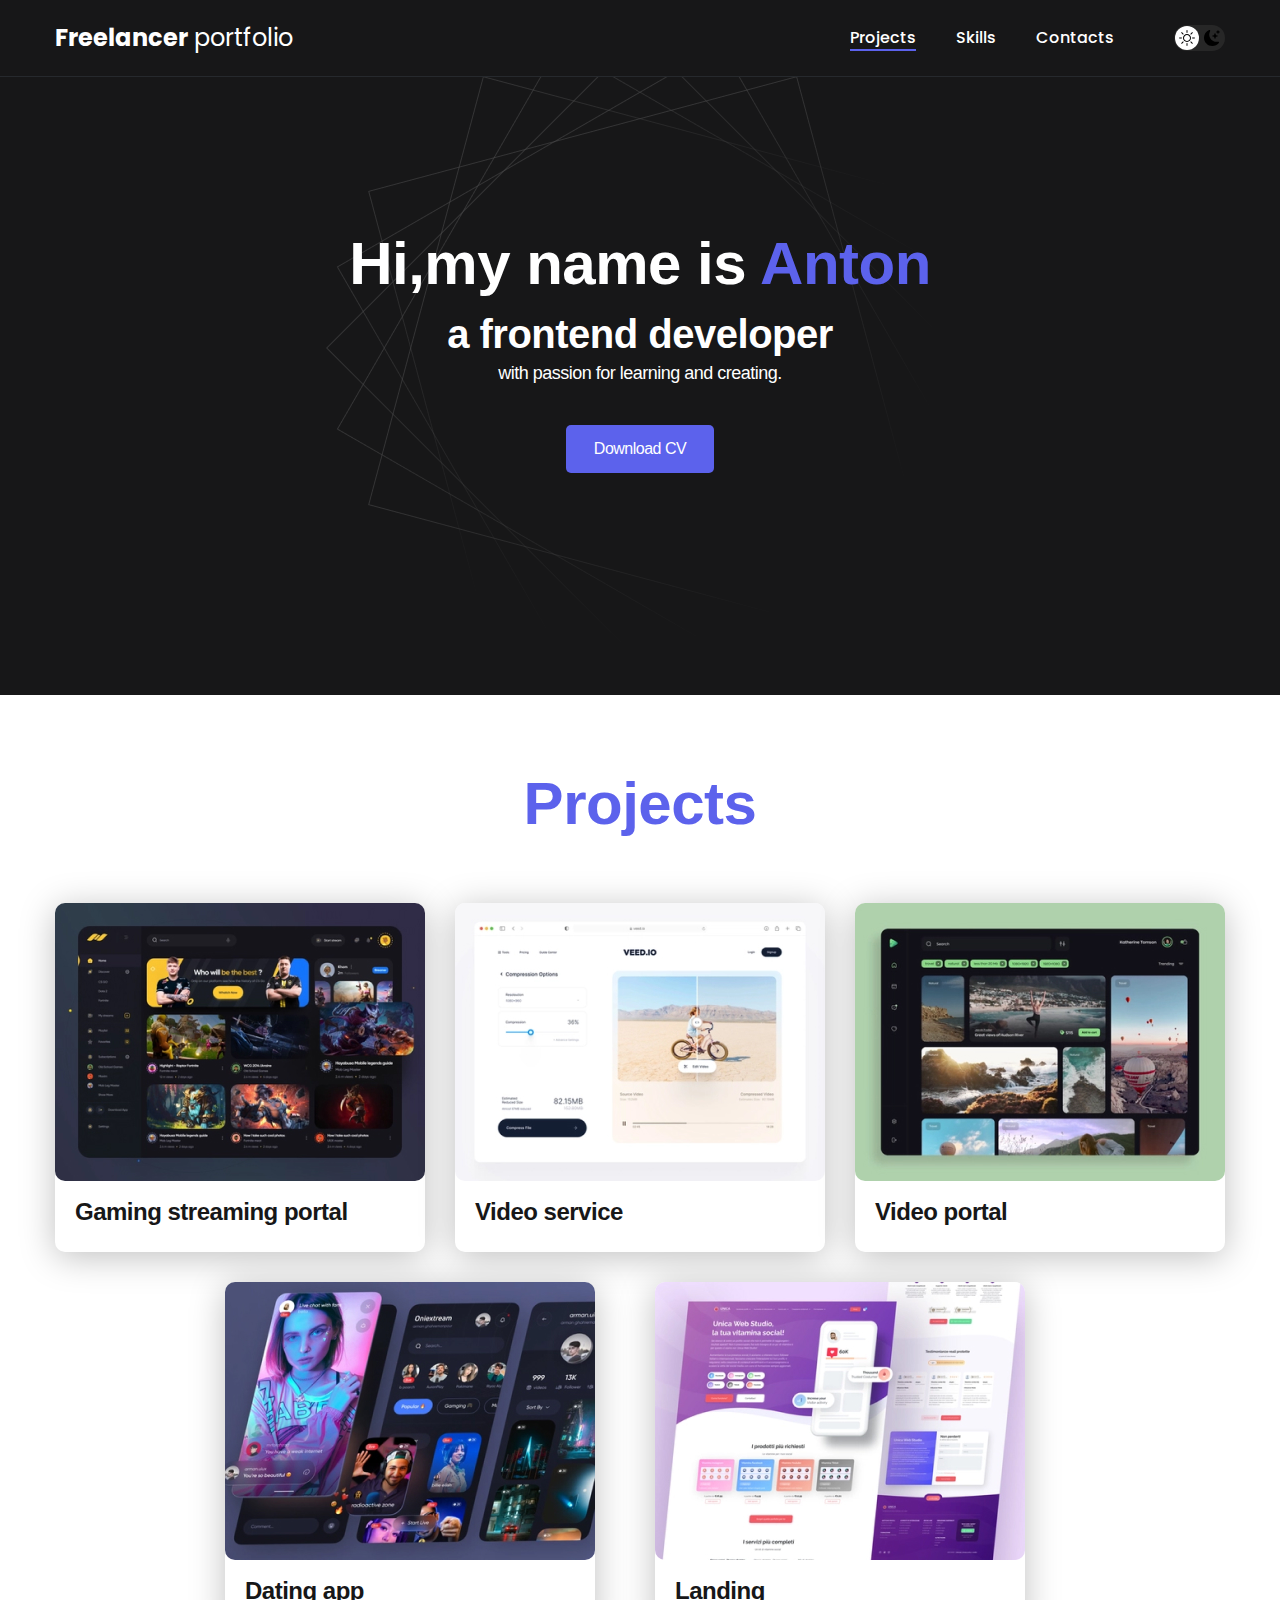
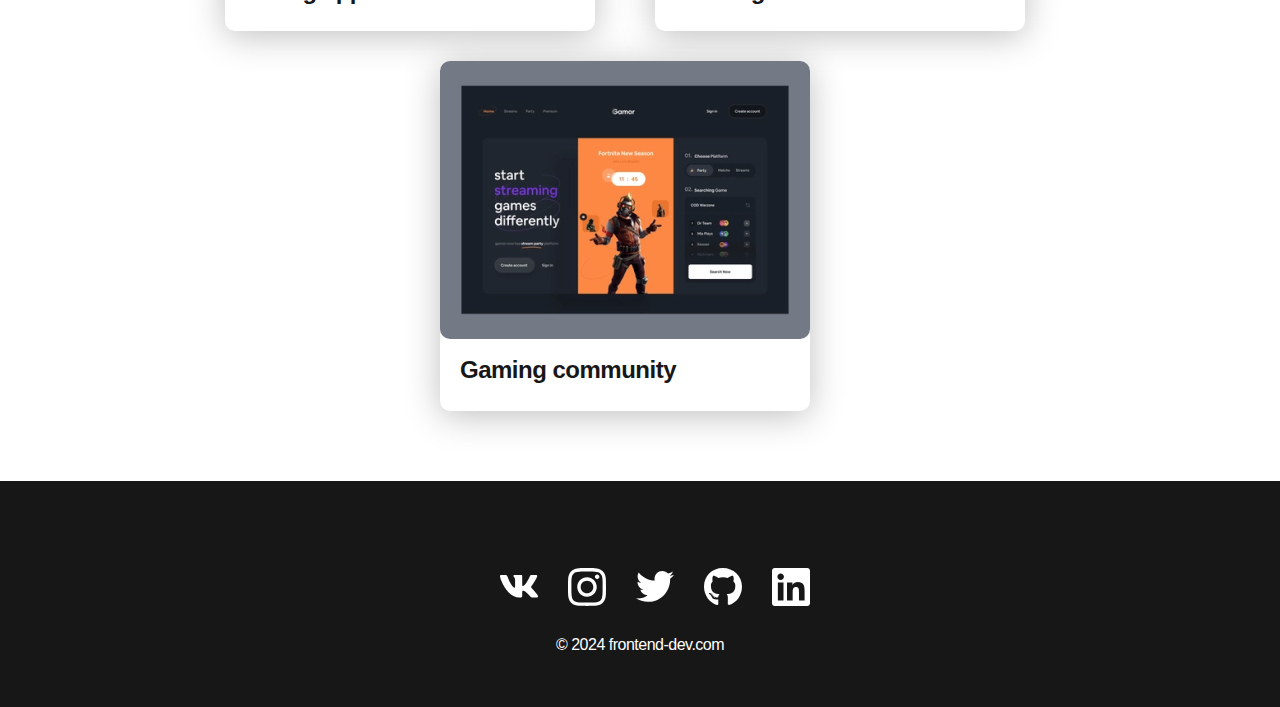
<file: index.html>
<!DOCTYPE html>
<html lang="en">

<head>
    <meta charset="UTF-8">
    <meta name="viewport" content="width=device-width, initial-scale=1.0">
    <title>Portfolio</title>
    <link rel="stylesheet" href="./style.css">
    <link rel="" href="./reset.css">
</head>

<body>
    <nav class="nav">
        <div class="container">
            <div class="nav-row">
                <a href="./index.html" class="logo">
                    <strong>Freelancer</strong> portfolio
                </a>
                <button class="dark-mode-btn ">
                    <img src="./image/icons/Sun.svg" alt="Light mode" class="dark-mode-btn__icon">
                    <img src="./image/icons/moon_sun.svg" alt="Dark mode" class="dark-mode-btn__icon">

                </button>
                <ul class="nav-list">
                    <li class="nav-list__item">
                        <a href="./index.html" class="nav-list__link nav-list__link--active">Projects</a>

                    </li>
                    <li class="nav-list__item">
                        <a href="./skills.html" class="nav-list__link">Skills</a>
                    </li>
                    <li class="nav-list__item">
                        <a href="./contacts.html" class="nav-list__link">Contacts</a>
                    </li>

                </ul>
            </div>
        </div>
    </nav>



    <header class="header ">
        <div class="header__wrapper">
            <h1 class="header__title">
                <strong> Hi,my name is <em>Anton</em></strong><br> a frontend developer
            </h1>
            <div class="header__text">
                <p>with passion for learning and creating.</p>
            </div>
            <a href="#!" class="btn">Download CV</a>
        </div>
    </header>

    <main class="section">
        <div class="container">
            <h2 class="title-1">
                Projects
            </h2>
            <ul class="projects">
                <li class="project">
                    <a href="#!">
                        <img src="./image/projects/01.jpg" alt="project img" class="project__img">
                        <h3 class="project__title">Gaming streaming portal</h3>
                    </a>
                </li>
                <li class="project">
                    <a href="./project-page.html">

                        <img src="./image/projects/02.jpg" alt="project img" class="project__img">
                        <h3 class="project__title">Video service</h3>
                    </a>
                </li>
                <li class="project">
                    <a href="#!">

                        <img src="./image/projects/03.jpg" alt="project img" class="project__img">
                        <h3 class="project__title">Video portal</h3>
                    </a>
                </li>
                <li class="project">
                    <a href="#!">

                        <img src="./image/projects/04.jpg" alt="project img" class="project__img">
                        <h3 class="project__title">Dating app</h3>
                </li>
                <li class="project">
                    <a href="#!">

                        <img src="./image/projects/05.jpg" alt="project img" class="project__img">
                        <h3 class="project__title">Landing</h3>
                </li>
                <li class="project">
                    <a href="#!">

                        <img src="./image/projects/06.jpg" alt="project img" class="project__img">
                        <h3 class="project__title">Gaming community</h3>
                </li>
            </ul>
        </div>
    </main>

    <footer class="footer">
        <div class="container">
            <div class="footer__wrapper">
                <ul class="social">
                    <li class="social__item">
                        <a href="#!"><img src="./image/icons/Vector-1.svg" alt="link"></a>
                    </li>
                    <li class="social__item">
                        <a href="#!"><img src="./image/icons/Vector.svg" alt="link"></a>
                    </li>
                    <li class="social__item">
                        <a href="#!"><img src="./image/icons/Vector-2.svg" alt="link"></a>
                    </li>
                    <li class="social__item">
                        <a href="#!"><img src="./image/icons/Vector-3.svg" alt="link"></a>
                    </li>
                    <li class="social__item">
                        <a href="#!"><img src="./image/icons/Vector-4.svg" alt="link"></a>
                    </li>
                </ul>
                <div class="copyright">
                    <p>© 2024 frontend-dev.com</p>
                </div>
            </div>
        </div>
    </footer>


    <script src="./js.js"></script>
</body>

</html>
</file>
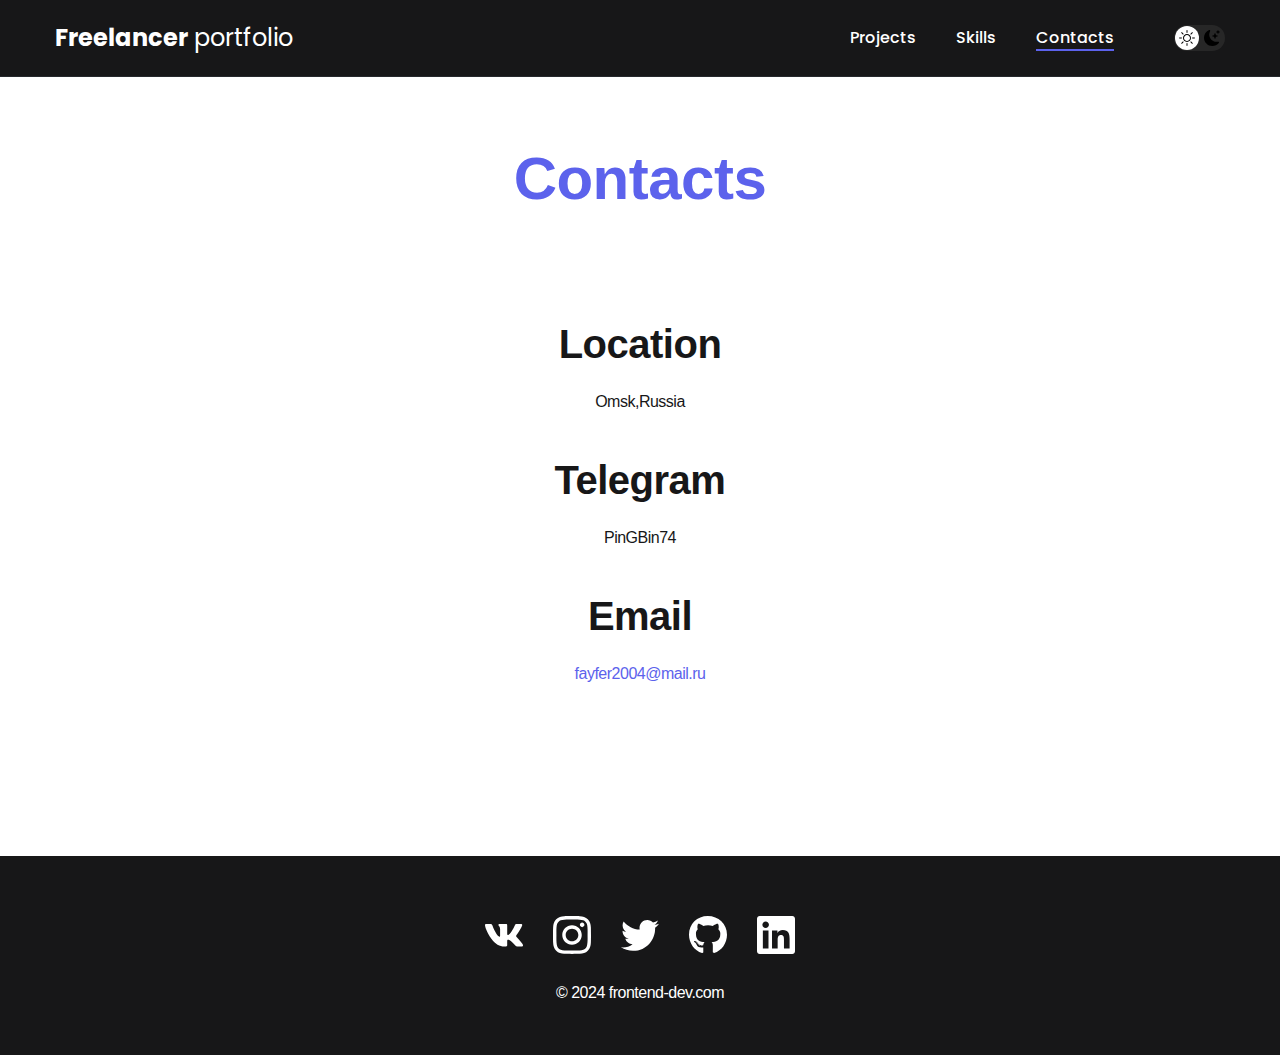
<file: contacts.html>
<!DOCTYPE html>
<html lang="en">

<head>
    <meta charset="UTF-8">
    <meta name="viewport" content="width=device-width, initial-scale=1.0">
    <title>Portfolio</title>
    <link rel="stylesheet" href="./style.css">
    <link rel="" href="./reset.css">
</head>

<body>
    <nav class="nav">
        <div class="container">
            <div class="nav-row">
                <a href="./index.html" class="logo">
                    <strong>Freelancer</strong> portfolio
                </a>
                <button class="dark-mode-btn ">
                    <img src="./image/icons/Sun.svg" alt="Light mode" class="dark-mode-btn__icon">
                    <img src="./image/icons/moon_sun.svg" alt="Dark mode" class="dark-mode-btn__icon">

                </button>
                <ul class="nav-list">
                    <li class="nav-list__item">
                        <a href="./index.html" class="nav-list__link ">Projects</a>

                    </li>
                    <li class="nav-list__item">
                        <a href="./skills.html" class="nav-list__link">Skills</a>
                    </li>
                    <li class="nav-list__item">
                        <a href="./contacts.html" class="nav-list__link nav-list__link--active">Contacts</a>
                    </li>

                </ul>
            </div>
        </div>
    </nav>

    <main class="section">
        <div class="container">
            <h1 class="title-1">
                Contacts
            </h1>
            <ul class="contact-list">
                <li class="contact-list__item">
                    <h2 class="title-2"> Location</h2>
                    <p>Omsk,Russia</p>
                </li>
                <li class="contact-list__item">
                    <h2 class="title-2"> Telegram</h2>
                    <p>PinGBin74</p>
                </li>
                <li class="contact-list__item">
                    <h2 class="title-2"> Email</h2>
                    <p type="email">
                        <a href="mailto:fayfer2004@mail.ru">fayfer2004@mail.ru</a>
                    </p>
                </li>

            </ul>
        </div>

    </main>

    <footer class="footer">
        <div class="container">
            <div class="footer__wrapper">
                <ul class="social">
                    <li class="social__item">
                        <a href="#!"><img src="./image/icons/Vector-1.svg" alt="link"></a>
                    </li>
                    <li class="social__item">
                        <a href="#!"><img src="./image/icons/Vector.svg" alt="link"></a>
                    </li>
                    <li class="social__item">
                        <a href="#!"><img src="./image/icons/Vector-2.svg" alt="link"></a>
                    </li>
                    <li class="social__item">
                        <a href="#!"><img src="./image/icons/Vector-3.svg" alt="link"></a>
                    </li>
                    <li class="social__item">
                        <a href="#!"><img src="./image/icons/Vector-4.svg" alt="link"></a>
                </ul>
                <div class="copyright">
                    <p>© 2024 frontend-dev.com</p>
                </div>
            </div>
        </div>
    </footer>


    <script src="./js.js"></script>
</body>

</html>
</file>
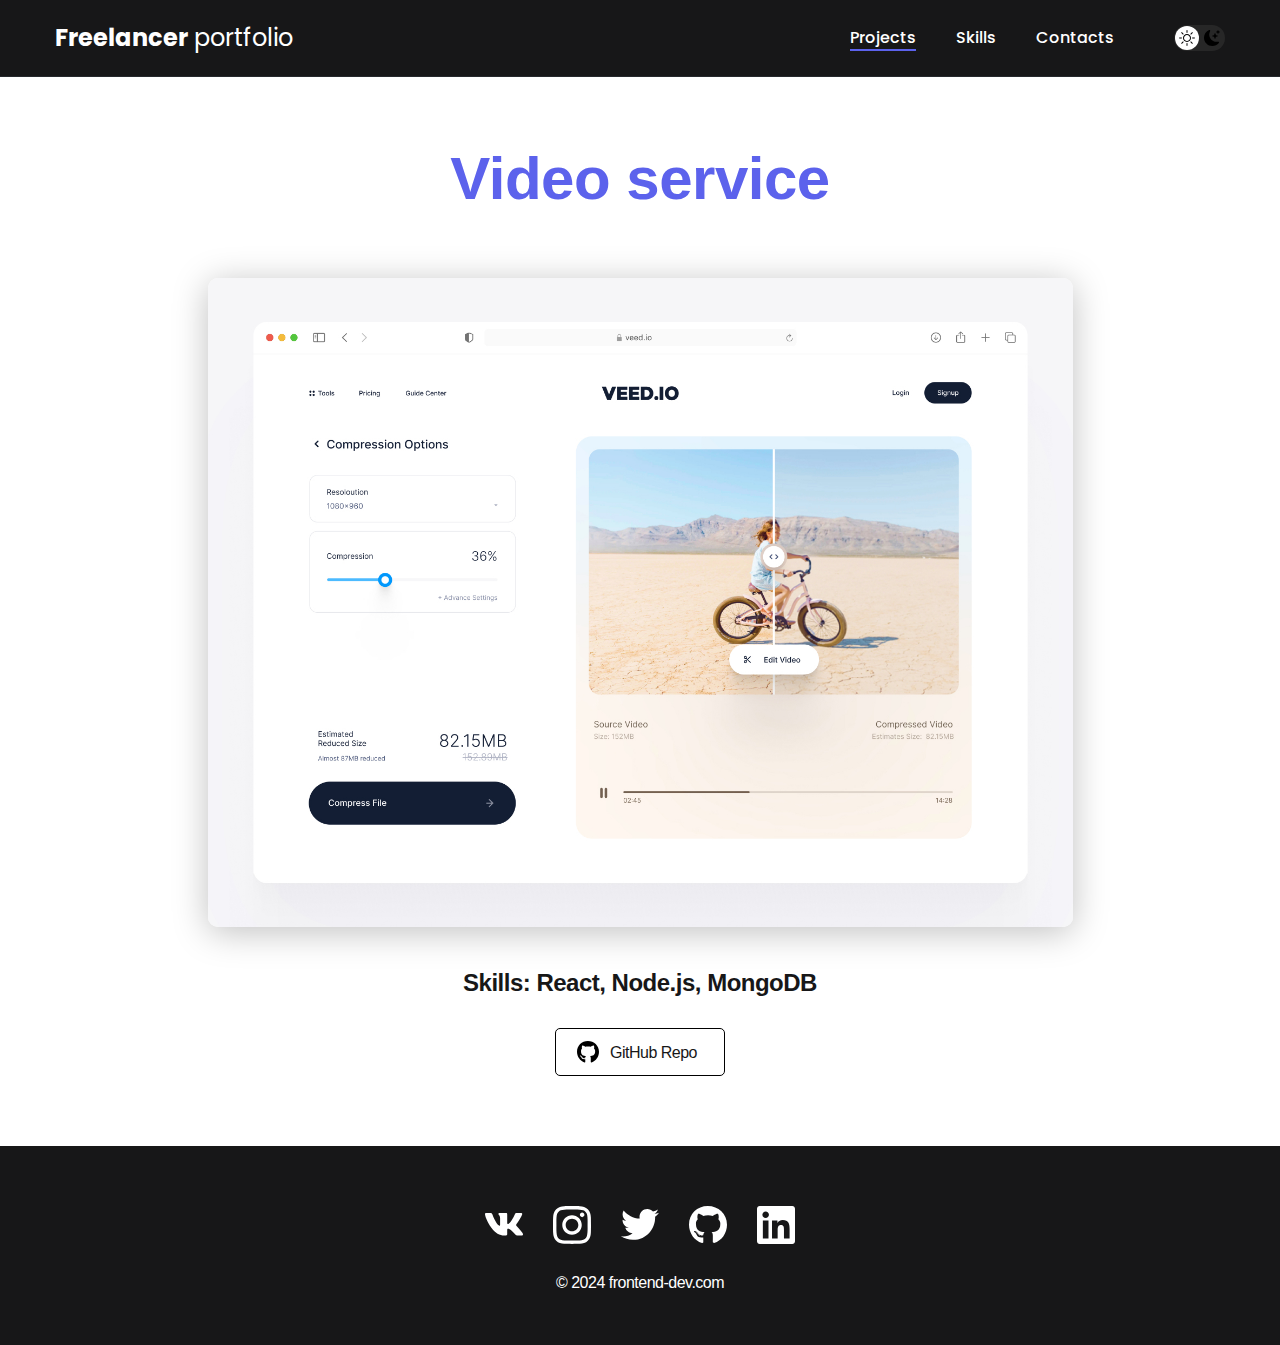
<file: project-page.html>
<!DOCTYPE html>
<html lang="en">

<head>
    <meta charset="UTF-8">
    <meta name="viewport" content="width=device-width, initial-scale=1.0">
    <title>Portfolio</title>
    <link rel="stylesheet" href="./style.css">
    <link rel="" href="./reset.css">
</head>

<body>
    <nav class="nav">
        <div class="container">
            <div class="nav-row">
                <a href="./index.html" class="logo">
                    <strong>Freelancer</strong> portfolio
                </a>
                <button class="dark-mode-btn ">
                    <img src="./image/icons/Sun.svg" alt="Light mode" class="dark-mode-btn__icon">
                    <img src="./image/icons/moon_sun.svg" alt="Dark mode" class="dark-mode-btn__icon">

                </button>
                <ul class="nav-list">
                    <li class="nav-list__item">
                        <a href="./index.html" class="nav-list__link nav-list__link--active">Projects</a>

                    </li>
                    <li class="nav-list__item">
                        <a href="./skills.html" class="nav-list__link">Skills</a>
                    </li>
                    <li class="nav-list__item">
                        <a href="./contacts.html" class="nav-list__link">Contacts</a>
                    </li>

                </ul>
            </div>
        </div>
    </nav>

    <main class="section">
        <div class="container">
            <div class="project-details">
                <h1 class="title-1">
                    Video service
                </h1>
                <img src="./image/projects/02-big.jpg" class="project-details__cover">
                <div class="project-details__desc">
                    <p>Skills: React, Node.js, MongoDB</p>
                </div>
                <a href="https://github.com/PinGBin74/FreelacncerPorfolio.github.io" class="btn-outline">
                    <img src="./image/icons/gitHub-black.svg" alt="">GitHub Repo
                </a>
            </div>
        </div>

    </main>

    <footer class="footer">
        <div class="container">
            <div class="footer__wrapper">
                <ul class="social">
                    <li class="social__item">
                        <a href="#!"><img src="./image/icons/Vector-1.svg" alt="link"></a>
                    </li>
                    <li class="social__item">
                        <a href="#!"><img src="./image/icons/Vector.svg" alt="link"></a>
                    </li>
                    <li class="social__item">
                        <a href="#!"><img src="./image/icons/Vector-2.svg" alt="link"></a>
                    </li>
                    <li class="social__item">
                        <a href="#!"><img src="./image/icons/Vector-3.svg" alt="link"></a>
                    </li>
                    <li class="social__item">
                        <a href="#!"><img src="./image/icons/Vector-4.svg" alt="link"></a>
                </ul>
                <div class="copyright">
                    <p>© 2024 frontend-dev.com</p>
                </div>
            </div>
        </div>
    </footer>


    <script src="./js.js"></script>
</body>

</html>
</file>
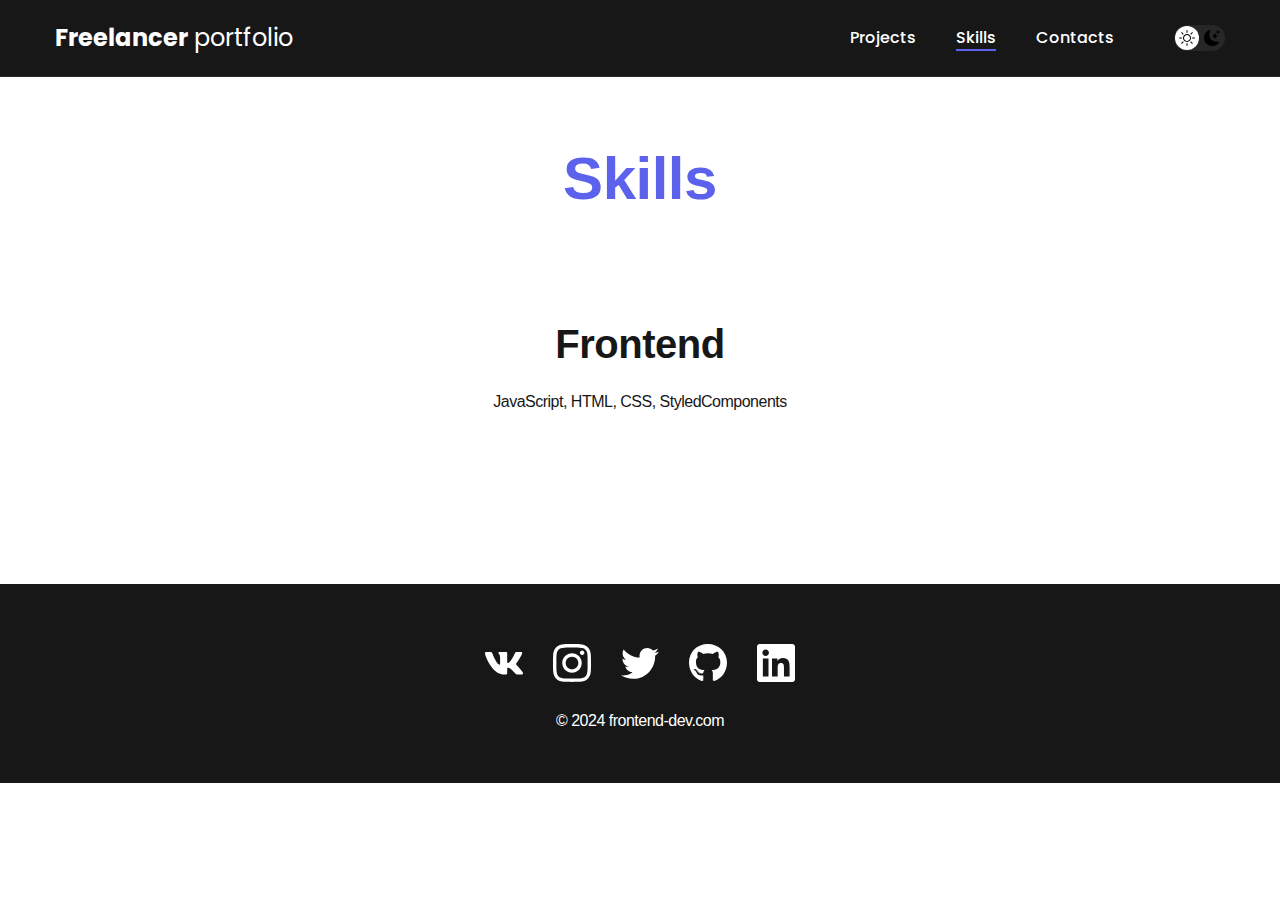
<file: skills.html>
<!DOCTYPE html>
<html lang="en">

<head>
    <meta charset="UTF-8">
    <meta name="viewport" content="width=device-width, initial-scale=1.0">
    <title>Portfolio</title>
    <link rel="stylesheet" href="./style.css">
    <link rel="" href="./reset.css">
</head>

<body>
    <nav class="nav">
        <div class="container">
            <div class="nav-row">
                <a href="./index.html" class="logo">
                    <strong>Freelancer</strong> portfolio
                </a>
                <button class="dark-mode-btn ">
                    <img src="./image/icons/Sun.svg" alt="Light mode" class="dark-mode-btn__icon">
                    <img src="./image/icons/moon_sun.svg" alt="Dark mode" class="dark-mode-btn__icon">

                </button>
                <ul class="nav-list">
                    <li class="nav-list__item">
                        <a href="./index.html" class="nav-list__link ">Projects</a>

                    </li>
                    <li class="nav-list__item">
                        <a href="./skills.html" class="nav-list__link nav-list__link--active">Skills</a>
                    </li>
                    <li class="nav-list__item">
                        <a href="./contacts.html" class="nav-list__link">Contacts</a>
                    </li>

                </ul>
            </div>
        </div>
    </nav>

    <main class="section">
        <div class="container">
            <h1 class="title-1">
                Skills
            </h1>
            <ul class="content-list">
                <li class="content-list__item">
                    <h2 class="title-2"> Frontend</h2>
                    <p>JavaScript, HTML, CSS, StyledComponents</p>
                </li>

            </ul>
        </div>

    </main>

    <footer class="footer">
        <div class="container">
            <div class="footer__wrapper">
                <ul class="social">
                    <li class="social__item">
                        <a href="#!"><img src="./image/icons/Vector-1.svg" alt="link"></a>
                    </li>
                    <li class="social__item">
                        <a href="#!"><img src="./image/icons/Vector.svg" alt="link"></a>
                    </li>
                    <li class="social__item">
                        <a href="#!"><img src="./image/icons/Vector-2.svg" alt="link"></a>
                    </li>
                    <li class="social__item">
                        <a href="#!"><img src="./image/icons/Vector-3.svg" alt="link"></a>
                    </li>
                    <li class="social__item">
                        <a href="#!"><img src="./image/icons/Vector-4.svg" alt="link"></a>
                </ul>
                <div class="copyright">
                    <p>© 2024 frontend-dev.com</p>
                </div>
            </div>
        </div>
    </footer>


    <script src="./js.js"></script>
</body>

</html>
</file>
<file: style.css>
@import url('https://fonts.googleapis.com/css2?family=DM+Mono&family=DM+Sans:ital,opsz,wght@0,9..40,700;1,9..40,700&family=Poppins:wght@100;400;500;700&display=swap');

/**
  Нормализация блочной модели
 */

a {
    text-decoration: none;
}

*,
 ::before,
 ::after {
    box-sizing: border-box;
}


/**
  Убираем внутренние отступы слева тегам списков,
  у которых есть атрибут class
 */

 :where(ul,
ol):where([class]) {
    padding-left: 0;
}


/**
  Убираем внешние отступы body и двум другим тегам,
  у которых есть атрибут class
 */

body,
 :where(blockquote,
figure):where([class]) {
    margin: 0;
}


/**
  Убираем внешние отступы вертикали нужным тегам,
  у которых есть атрибут class
 */

 :where( h1,
h2,
h3,
h4,
h5,
h6,
p,
ul,
ol,
dl):where([class]) {
    margin-block: 0;
}

 :where(dd[class]) {
    margin-left: 0;
}

 :where(fieldset[class]) {
    margin-left: 0;
    padding: 0;
    border: none;
}


/**
  Убираем стандартный маркер маркированному списку,
  у которого есть атрибут class
 */

 :where(ul[class]) {
    list-style: none;
}

 :where(address[class]) {
    font-style: normal;
}


/**
  Обнуляем вертикальные внешние отступы параграфа,
  объявляем локальную переменную для внешнего отступа вниз,
  чтобы избежать взаимодействие с более сложным селектором
 */

p {
    --paragraphMarginBottom: 24px;
    margin-block: 0;
}


/**
  Внешний отступ вниз для параграфа без атрибута class,
  который расположен не последним среди своих соседних элементов
 */

p:where(:not([class]):not(:last-child)) {
    margin-bottom: var(--paragraphMarginBottom);
}


/**
  Упрощаем работу с изображениями
 */

img {
    display: block;
    max-width: 100%;
}


/**
  Наследуем свойства шрифт для полей ввода
 */

input,
textarea,
select,
button {
    font: inherit;
}

html,
body {
    min-height: 100vh;
    display: flex;
    flex-direction: column;
}


/**
  Плавный скролл
 */

html,
 :has(:target) {
    scroll-behavior: smooth;
}

body {
    /**
    Пригодится в большинстве ситуаций
    (когда, например, нужно будет "прижать" футер к низу сайта)
   */
    min-height: 100%;
    /**
    Унифицированный интерлиньяж
   */
    line-height: 1.5;
}


/**
  Приводим к единому цвету svg-элементы
 */

svg *[fill] {
    fill: currentColor
}

svg *[stroke] {
    stroke: currentColor
}


/**
  Чиним баг задержки смены цвета при взаимодействии с svg-элементами
 */

svg * {
    transition-property: fill, stroke;
}


/**
  Удаляем все анимации и переходы для людей,
  которые предпочитают их не использовать
 */

@media (prefers-reduced-motion: reduce) {
    *,
     ::before,
     ::after {
        animation-duration: 0.01ms !important;
        animation-iteration-count: 1 !important;
        transition-duration: 0.01ms !important;
        scroll-behavior: auto !important;
    }
}

 :root {
    --blackpure: #000;
    --black: #171718;
    --black-border: #26292D;
    --white: #fff;
    --purple: #5c62ec;
    --text-color: var(--black);
    --dark-bg: var(--black);
    --dark-border: var(--black-border);
    --header-text: var(--white);
    --accent: var(--purple);
    /* Light mode */
    --page-bg: var(--white);
    --text-color: var(--black);
    --title-1: var(--accent);
    --project-card-bg: var(--white);
    --project-card-text: var(--black);
    --box-shadow: 0px 5px 35px rgba(0, 0, 0, 0.25);
}

.dark {
    /* Dark mode */
    --page-bg: #252526;
    --text-color: var(--white);
    --title-1: var(--white);
    --project-card-bg: var(--black);
    --project-card-text: var(--white);
    --box-shadow: 0px 5px 35px rgba(0, 0, 0, 0.8);
}

html,
body {
    font-family: 'DM sons', sans-serif;
    letter-spacing: -0.5px;
    /* color mode */
    background-color: var(--page-bg);
    color: var(--text-color);
}

.container {
    margin: 0 auto;
    max-width: 1200px;
    padding: 0 15px;
}

.none {
    display: none !important;
}


/* nav */

.nav {
    position: fixed;
    letter-spacing: normal;
    padding: 20px 0;
    top: 0;
    left: 0;
    right: 0;
    border-bottom: 1px solid #26292D;
    background-color: var(--black);
    color: var(--white);
    z-index: 100;
}

.nav-row {
    display: flex;
    justify-content: flex-end;
    align-items: center;
    column-gap: 60px;
    row-gap: 20px;
    flex-wrap: wrap;
}

.logo {
    margin-right: auto;
    color: var(--header-text);
    font-size: 24px;
    font-family: 'Poppins', sans-serif;
}

.logo strong {
    font-weight: 700;
}

.nav-list {
    display: flex;
    align-items: center;
    column-gap: 40px;
    font-size: 16px;
    font-weight: 500;
    font-family: 'Poppins', sans-serif;
}

.dark-mode-btn {
    order: 9;
    width: 51px;
    height: 26px;
    padding: 5px;
    display: flex;
    justify-content: space-between;
    background-color: #272727;
    border-radius: 50px;
    border: none;
    position: relative;
}

.dark-mode-btn::before {
    content: "";
    display: block;
    width: 24px;
    position: absolute;
    top: 1px;
    left: 1px;
    aspect-ratio: 1;
    border-radius: 50%;
    background-color: var(--white);
    transition: left 0.2s ease-in;
}

.dark-mode-btn__icon {
    position: relative;
    z-index: 9;
}

.dark-mode-btn--active::before {
    left: 26px;
}

.nav-list__link {
    color: var(--header-text);
    transition: opacity 0.2s ease-in;
}

.nav-list__link:hover {
    opacity: 0.8;
}

.nav-list__link--active {
    position: relative;
}

.nav-list__link--active::before {
    content: "";
    position: absolute;
    left: 0;
    top: 100%;
    display: block;
    height: 2px;
    width: 100%;
    background-color: var(--accent);
}


/* header */

.header {
    display: flex;
    justify-content: center;
    align-items: center;
    padding: 40px 0;
    min-height: 695px;
    background-color: var(--dark-bg);
    background-image: url('./image/header.png');
    background-size: auto;
    background-repeat: no-repeat;
    background-position: center center;
    color: var(--header-text);
    text-align: center;
}

.header__wrapper {
    padding: 0 15px;
    max-width: 630px;
}

.header__title {
    font-size: 40px;
    font-weight: 700;
    line-height: 1.4;
}

.header__title strong {
    font-size: 60px;
    font-weight: 700;
}

.header__title em {
    font-style: normal;
    color: var(--accent);
}

.header__text {
    margin-bottom: 40px;
    font-size: 18px;
    line-height: 1.333;
}

.header__text p+p {
    margin-top: 0.5em;
}

.btn {
    display: inline-block;
    height: 48px;
    padding: 12px 28px;
    border-radius: 5px;
    background-color: var(--accent);
    color: var(--white);
    letter-spacing: 0.15;
    font-size: 16px;
    font-weight: 500;
    transition: opacity 0.2s ease-in;
}

.btn:hover {
    opacity: 0.8;
}

.btn:active {
    position: relative;
    top: 1px;
}

.section {
    padding: 70px 0;
}


/* Projects */

.title-1 {
    margin-bottom: 60px;
    font-size: 60px;
    font-weight: 700;
    line-height: 1.3;
    color: var(--title-1);
    text-align: center;
}

.projects {
    display: flex;
    flex-wrap: wrap;
    gap: 30px 30px;
    justify-content: center;
}

.project {
    max-width: 370px;
    background-color: var(--project-card-bg);
    box-shadow: var(--box-shadow);
    border-radius: 10px;
}

.project img {
    border-radius: 10px;
}

.project__title {
    padding: 15px 20px 25px;
    font-weight: 700;
    font-size: 24px;
    line-height: 1.3;
    color: var(--project-card-text);
}


/* project details */

.project-details h1 {
    margin-top: 70px;
}

.project-details {
    max-width: 865px;
    margin: 0 auto;
    display: flex;
    flex-direction: column;
    align-items: center;
    text-align: center;
}

.project-details__cover {
    max-width: 100%;
    margin-bottom: 40px;
    box-shadow: 0px 5px 35px rgba(0, 0, 0, 0.25);
    border-radius: 10px;
}

.project-details__desc {
    font-weight: 700;
    font-size: 24px;
    line-height: 1.3;
    margin-bottom: 30px;
}


/* Btn outline */

.btn-outline {
    display: flex;
    column-gap: 10px;
    text-wrap: nowrap;
    height: 48px;
    min-width: 170px;
    border-radius: 5px;
    padding: 12px 20px;
    border: 1px solid var(--blackpure);
    color: var(--black);
    text-align: center;
    transition: opacity 0.2s ease-in;
    background-color: white;
}

.btn-outline:hover {
    opacity: 0.8;
}

.btn-outline:active {
    position: relative;
    top: 1px;
}


/* content list */

.title-2 {
    margin-top: 40px;
    font-size: 40px;
    line-height: 1.3;
    margin-bottom: 20px;
    font-weight: 700;
}

.container h1 {
    margin-top: 70px;
}

.content-list {
    max-width: 570px;
    margin: 0 auto;
    display: flex;
    align-items: center;
    justify-content: center;
    text-align: center;
    margin-bottom: 100px;
}

.contact-list {
    display: flex;
    flex-direction: column;
    align-items: center;
    justify-content: center;
    text-align: center;
    margin-bottom: 100px;
}

.content-list__item {
    font-style: 18px;
    line-height: 1.5;
}

.content-list__item p+p {
    margin-top: 0.5em;
}

.contact-list__item li+li {
    margin-bottom: 40px;
}

.contact-list__item a {
    color: var(--accent);
}


/* footer */

.footer {
    margin-top: auto;
    background-color: var(--dark-bg);
    padding: 60px 0 50px;
    color: var(--header-text);
}

.footer__wrapper {
    display: flex;
    flex-direction: column;
    align-items: center;
    row-gap: 27px;
}

.social {
    display: flex;
    column-gap: 30px;
    align-items: center;
}

.copyright {
    font-size: 16px;
}

.copyright p+p {
    margin-top: 0.5em;
}

@media (max-width: 620px) {
    .header__title {
        font-size: 30px;
    }
    .header__title strong {
        font-size: 40px;
    }
    .header__title h1 {
        margin-top: 150px;
    }
    .nav-row {
        justify-content: space-between;
    }
    .dark-mode-btn {
        order: 0;
    }
    .section {
        padding: 40px 0;
    }
    .title-1 {
        margin-bottom: 30px;
        font-size: 40px;
    }
    .title-2 {
        margin-bottom: 20px;
        font-size: 30px;
    }
    .footer {
        padding: 40px 0 30px;
    }
    .social__item {
        width: 28px;
    }
    .social {
        column-gap: 20px;
    }
    .footer__wrapper {
        row-gap: 20px;
    }
    .content-list {
        row-gap: 20px;
    }
    .content-list__item {
        font-size: 16px;
    }
    .project__title {
        font-size: 22px;
    }
    .project-details__desc {
        margin-bottom: 20px;
        font-size: 22px;
    }
    .container h1 {
        margin-top: 100px;
    }
}

@media (max-width: 400px) {
    .header__title {
        font-size: 20px;
    }
    .header__title strong {
        font-size: 30px;
    }
}
</file>
